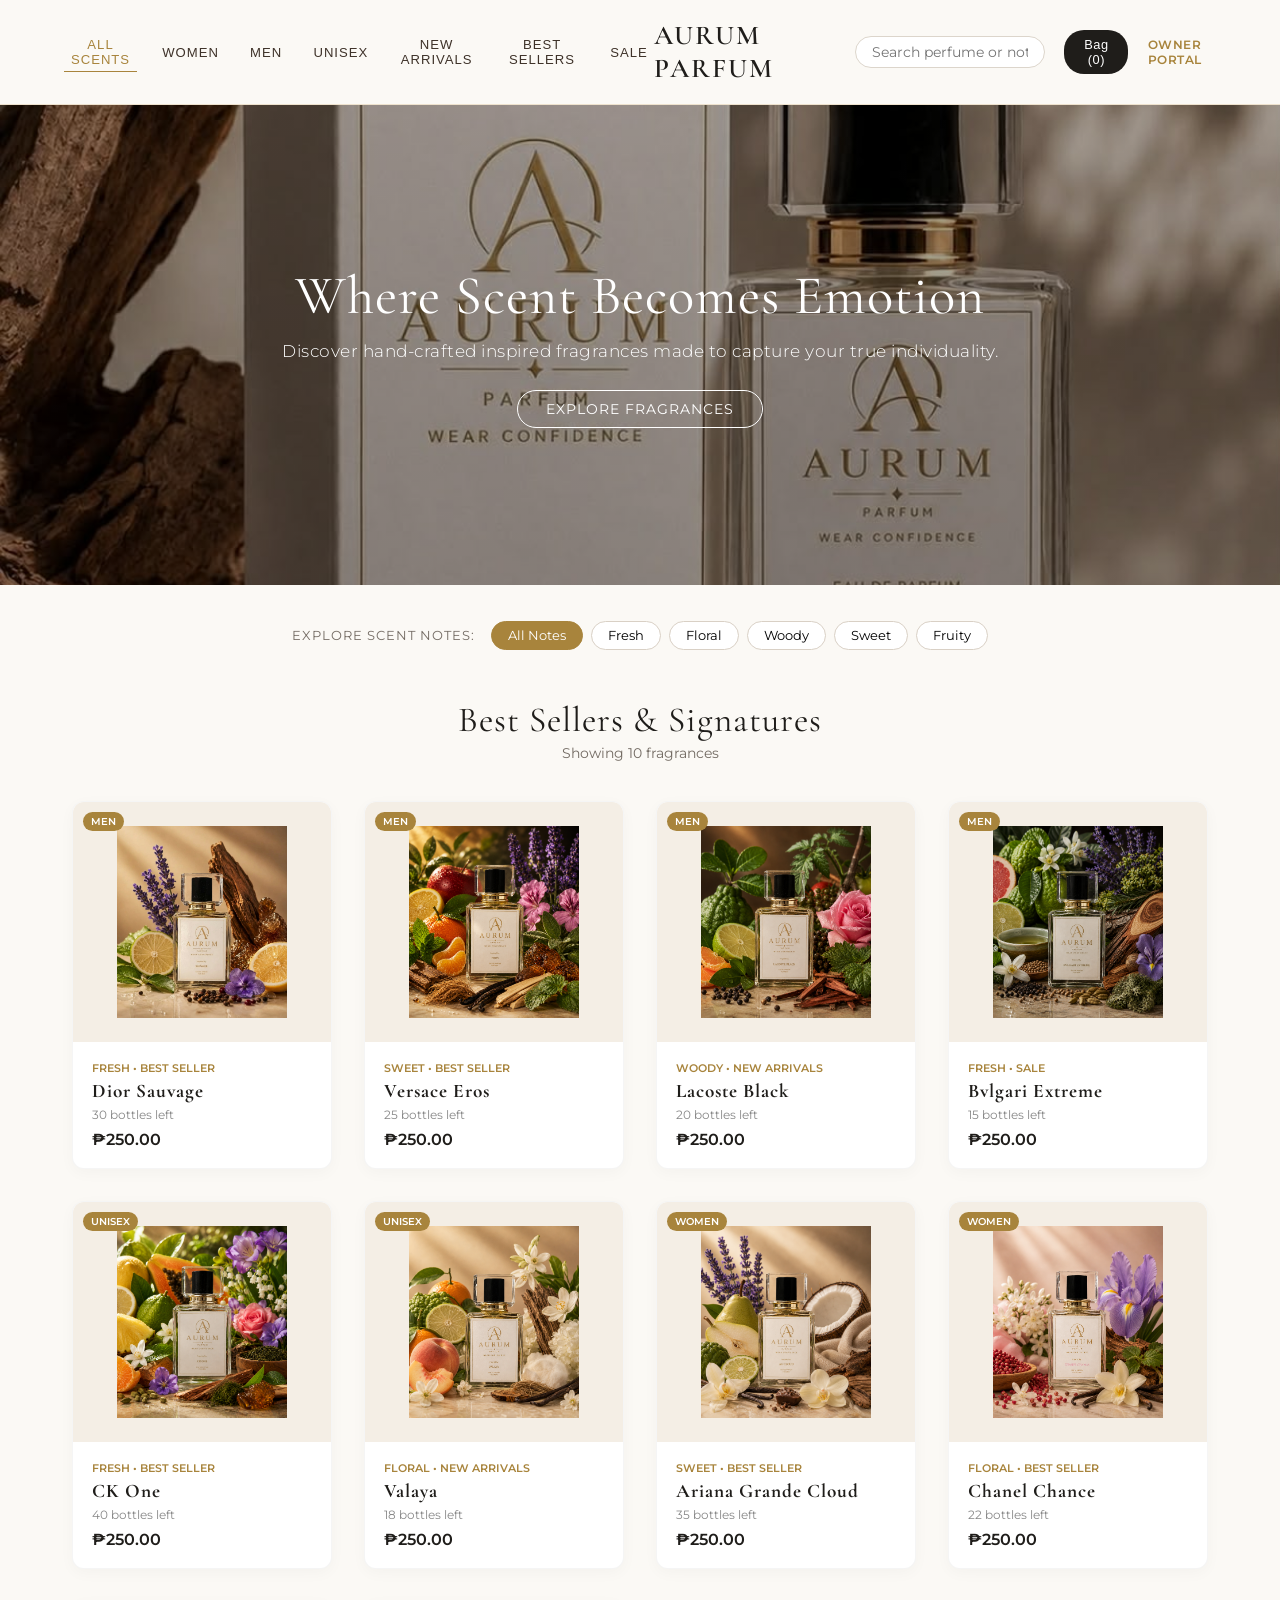
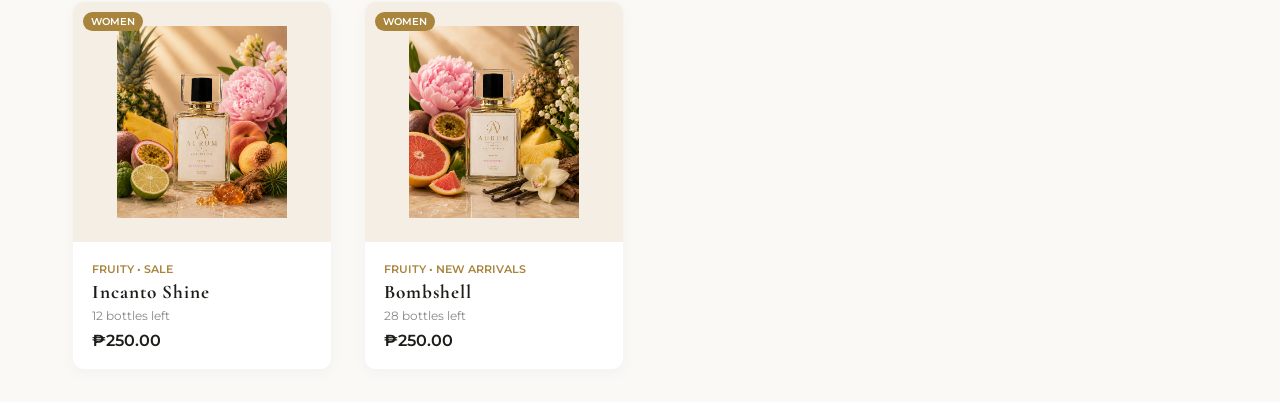
<file: index.html>
<!DOCTYPE html>
<html lang="en">
<head>
  <meta charset="UTF-8">
  <meta name="viewport" content="width=device-width, initial-scale=1.0">
  <title>Aurum Parfum | Luxury Scents</title>
  <link href="https://fonts.googleapis.com/css2?family=Cormorant+Garamond:ital,wght@0,400;0,600;1,400&family=Montserrat:wght@300;400;500;600&display=swap" rel="stylesheet">
  <style>
    :root {
      --bg-sand: #d1c1a9;
      --bg-cream: #fbf9f5;
      --card-bg: #f4eee5;
      --gold-accent: #c5a059;
      --gold-dark: #a8843c;
      --gold-light: #e5d7ba;
      --brown-dark: #3e3229;
      --text-dark: #1f1d1a;
      --text-muted: #736b63;
      --white: #ffffff;
      --danger: #b23b3b;
    }

    * { box-sizing: border-box; margin: 0; padding: 0; }

    body {
      background-color: var(--bg-cream);
      color: var(--text-dark);
      font-family: 'Montserrat', sans-serif;
      overflow-x: hidden;
    }

    h1, h2, h3, .logo {
      font-family: 'Cormorant Garamond', serif;
      letter-spacing: 1px;
    }

    /* Navbar */
    .navbar {
      display: flex;
      justify-content: space-between;
      align-items: center;
      padding: 1.2rem 4rem;
      background-color: rgba(251, 249, 245, 0.96);
      position: sticky;
      top: 0;
      z-index: 100;
      border-bottom: 1px solid rgba(197, 160, 89, 0.25);
    }

    .logo {
      font-size: 1.7rem;
      font-weight: 600;
      color: var(--text-dark);
      letter-spacing: 2px;
    }

    .nav-links {
      display: flex;
      gap: 1.2rem;
    }

    .nav-btn {
      background: none;
      border: none;
      font-size: 0.82rem;
      text-transform: uppercase;
      letter-spacing: 1px;
      cursor: pointer;
      color: var(--brown-dark);
      padding: 4px 6px;
      transition: all 0.2s;
    }

    .nav-btn.active, .nav-btn:hover {
      color: var(--gold-dark);
      border-bottom: 1.5px solid var(--gold-dark);
    }

    .nav-actions {
      display: flex;
      align-items: center;
      gap: 1.2rem;
    }

    .search-box input {
      padding: 7px 16px;
      border-radius: 20px;
      border: 1px solid #dcd5cb;
      background: #fff;
      font-size: 0.85rem;
      width: 190px;
      font-family: inherit;
    }

    .cart-btn {
      background: var(--text-dark);
      color: #fff;
      border: none;
      padding: 7px 18px;
      border-radius: 20px;
      font-size: 0.8rem;
      cursor: pointer;
      font-weight: 500;
      letter-spacing: 0.5px;
    }

    .admin-link {
      font-size: 0.78rem;
      color: var(--gold-dark);
      text-decoration: none;
      font-weight: 600;
      text-transform: uppercase;
      letter-spacing: 0.5px;
    }

    /* Hero */
    .hero-section {
      background: linear-gradient(rgba(0, 0, 0, 0.35), rgba(0, 0, 0, 0.4)), 
                  url('images/hero.jpg') center/cover no-repeat;
      min-height: 480px;
      display: flex;
      align-items: center;
      justify-content: center;
      text-align: center;
      color: #fff;
      padding: 2rem;
    }

    .hero-content h1 {
      font-size: 3.4rem;
      font-weight: 400;
      margin-bottom: 0.8rem;
    }

    .hero-content p {
      font-size: 1.05rem;
      margin-bottom: 1.8rem;
      font-weight: 300;
      letter-spacing: 0.5px;
    }

    .btn-hero {
      display: inline-block;
      padding: 10px 28px;
      background: transparent;
      color: #fff;
      border: 1px solid #fff;
      border-radius: 25px;
      text-decoration: none;
      font-size: 0.85rem;
      letter-spacing: 1px;
      text-transform: uppercase;
      transition: all 0.3s;
    }

    .btn-hero:hover {
      background: #fff;
      color: var(--text-dark);
    }

    /* Scent Family Filters */
    .scent-families {
      display: flex;
      align-items: center;
      justify-content: center;
      gap: 1rem;
      padding: 2.2rem 1rem 1rem;
    }

    .family-label {
      font-size: 0.8rem;
      color: var(--text-muted);
      text-transform: uppercase;
      letter-spacing: 1px;
    }

    .family-pills {
      display: flex;
      gap: 0.5rem;
      flex-wrap: wrap;
    }

    .pill {
      border: 1px solid #d9d0c5;
      background: #fff;
      padding: 6px 16px;
      border-radius: 20px;
      cursor: pointer;
      font-size: 0.8rem;
      font-family: inherit;
      transition: 0.2s;
    }

    .pill.active, .pill:hover {
      background: var(--gold-dark);
      color: #fff;
      border-color: var(--gold-dark);
    }

    /* Catalog Grid */
    .catalog-container {
      max-width: 1200px;
      margin: 0 auto;
      padding: 2rem;
    }

    .section-title {
      text-align: center;
      margin-bottom: 2.5rem;
    }

    .section-title h2 {
      font-size: 2.2rem;
      font-weight: 400;
    }

    .section-title p {
      font-size: 0.85rem;
      color: var(--text-muted);
      margin-top: 4px;
    }

    .product-grid {
      display: grid;
      grid-template-columns: repeat(auto-fill, minmax(240px, 1fr));
      gap: 2rem;
    }

    .card {
      background: #fff;
      border-radius: 12px;
      overflow: hidden;
      box-shadow: 0 4px 15px rgba(0,0,0,0.03);
      transition: transform 0.2s;
      cursor: pointer;
      display: flex;
      flex-direction: column;
      border: 1px solid rgba(0,0,0,0.04);
    }

    .card:hover {
      transform: translateY(-4px);
    }

    .card-img-wrapper {
      background: var(--card-bg);
      height: 240px;
      display: flex;
      align-items: center;
      justify-content: center;
      position: relative;
    }

    .card-img-wrapper img {
      max-height: 80%;
      max-width: 80%;
      object-fit: contain;
    }

    .badge {
      position: absolute;
      top: 10px;
      left: 10px;
      font-size: 0.65rem;
      padding: 3px 8px;
      background: var(--gold-dark);
      color: #fff;
      border-radius: 10px;
      text-transform: uppercase;
      font-weight: 600;
    }

    .out-stock-badge {
      position: absolute;
      top: 10px;
      right: 10px;
      font-size: 0.65rem;
      padding: 3px 8px;
      background: var(--danger);
      color: #fff;
      border-radius: 10px;
      text-transform: uppercase;
      font-weight: 600;
    }

    .card-info {
      padding: 1.2rem;
      flex: 1;
      display: flex;
      flex-direction: column;
    }

    .card-tag {
      font-size: 0.7rem;
      color: var(--gold-dark);
      text-transform: uppercase;
      font-weight: 600;
    }

    .card-name {
      font-size: 1.2rem;
      margin: 4px 0;
    }

    .card-price {
      font-size: 1rem;
      font-weight: 600;
      margin-top: auto;
      padding-top: 8px;
    }

    /* Product Checkout Modal (Tom Ford Layout) */
    .modal-overlay {
      position: fixed;
      inset: 0;
      background: rgba(0,0,0,0.65);
      display: none;
      align-items: center;
      justify-content: center;
      z-index: 200;
      padding: 1rem;
    }

    .modal-overlay.active {
      display: flex;
    }

    .modal-card {
      background: #fff;
      width: 850px;
      max-width: 100%;
      border-radius: 8px;
      padding: 2.5rem;
      position: relative;
      max-height: 90vh;
      overflow-y: auto;
    }

    .close-btn {
      position: absolute;
      top: 15px;
      right: 20px;
      font-size: 1.8rem;
      background: none;
      border: none;
      cursor: pointer;
    }

    .modal-body {
      display: grid;
      grid-template-columns: 1fr 1.2fr;
      gap: 2.5rem;
    }

    .modal-img-col {
      background: var(--card-bg);
      border-radius: 6px;
      display: flex;
      align-items: center;
      justify-content: center;
      padding: 2rem;
    }

    .modal-img-col img {
      max-width: 100%;
      max-height: 320px;
      object-fit: contain;
    }

    .modal-detail-col h2 {
      font-size: 1.8rem;
      margin-bottom: 0.8rem;
    }

    .detail-row {
      font-size: 0.85rem;
      margin-bottom: 0.6rem;
      color: var(--brown-dark);
    }

    .detail-row strong {
      color: var(--text-dark);
      text-transform: uppercase;
      font-size: 0.75rem;
      letter-spacing: 0.5px;
    }

    .modal-price {
      font-size: 1.6rem;
      font-weight: 600;
      margin: 1.2rem 0;
      color: var(--gold-dark);
    }

    .qty-selector {
      display: flex;
      align-items: center;
      gap: 15px;
      margin: 1.2rem 0;
    }

    .qty-controls {
      display: flex;
      align-items: center;
      border: 1px solid #d9d0c5;
      border-radius: 4px;
      overflow: hidden;
    }

    .btn-qty {
      background: #fff;
      border: none;
      padding: 6px 14px;
      font-size: 1rem;
      cursor: pointer;
    }

    .btn-qty:hover { background: #f0ebe1; }

    .qty-display {
      padding: 6px 16px;
      font-weight: 600;
      font-size: 0.9rem;
      background: #fbf9f5;
      border-left: 1px solid #d9d0c5;
      border-right: 1px solid #d9d0c5;
    }

    .btn-add-cart {
      background: var(--text-dark);
      color: #fff;
      border: none;
      width: 100%;
      padding: 14px;
      text-transform: uppercase;
      letter-spacing: 1px;
      font-size: 0.85rem;
      cursor: pointer;
      font-weight: 600;
      margin-top: 0.5rem;
    }

    .btn-add-cart:hover { background: var(--gold-dark); }

    /* Cart Drawer */
    .cart-drawer {
      position: fixed;
      right: -380px;
      top: 0;
      width: 350px;
      height: 100vh;
      background: #fff;
      box-shadow: -4px 0 20px rgba(0,0,0,0.1);
      transition: right 0.3s ease;
      z-index: 300;
      display: flex;
      flex-direction: column;
      padding: 1.5rem;
    }

    .cart-drawer.active {
      right: 0;
    }

    .cart-header {
      display: flex;
      justify-content: space-between;
      align-items: center;
      border-bottom: 1px solid #eee;
      padding-bottom: 1rem;
    }

    .cart-items {
      flex: 1;
      overflow-y: auto;
      margin: 1rem 0;
    }

    .cart-item {
      display: flex;
      justify-content: space-between;
      align-items: center;
      margin-bottom: 1rem;
      font-size: 0.85rem;
      border-bottom: 1px solid #f9f9f9;
      padding-bottom: 0.8rem;
    }

    .btn-cart-qty {
      background: #eee;
      border: none;
      width: 22px;
      height: 22px;
      border-radius: 3px;
      cursor: pointer;
      font-weight: bold;
    }

    .cart-footer {
      border-top: 1px solid #eee;
      padding-top: 1rem;
    }

    .cart-total {
      display: flex;
      justify-content: space-between;
      font-weight: 600;
      font-size: 1.1rem;
      margin-bottom: 1rem;
    }

    .btn-checkout {
      width: 100%;
      background: var(--gold-dark);
      color: #fff;
      border: none;
      padding: 12px;
      text-transform: uppercase;
      cursor: pointer;
      font-weight: 600;
      letter-spacing: 0.5px;
    }

    @media (max-width: 768px) {
      .navbar { flex-direction: column; gap: 1rem; padding: 1rem; }
      .modal-body { grid-template-columns: 1fr; }
    }
  </style>
</head>
<body>

  <!-- Navigation Header -->
  <header class="navbar">
    <div class="nav-links">
      <button class="nav-btn active" data-filter="tag" data-val="all">All Scents</button>
      <button class="nav-btn" data-filter="gender" data-val="Women">Women</button>
      <button class="nav-btn" data-filter="gender" data-val="Men">Men</button>
      <button class="nav-btn" data-filter="gender" data-val="Unisex">Unisex</button>
      <button class="nav-btn" data-filter="tag" data-val="New Arrivals">New Arrivals</button>
      <button class="nav-btn" data-filter="tag" data-val="Best Seller">Best Sellers</button>
      <button class="nav-btn" data-filter="tag" data-val="Sale">Sale</button>
    </div>
    <div class="logo">AURUM PARFUM</div>
    <div class="nav-actions">
      <div class="search-box">
        <input type="text" id="searchInput" placeholder="Search perfume or note...">
      </div>
      <button class="cart-btn" onclick="openCart()">Bag (<span id="cartCount">0</span>)</button>
      <a href="admin.html" class="admin-link">Owner Portal</a>
    </div>
  </header>

  <!-- Hero Banner -->
  <section class="hero-section">
    <div class="hero-content">
      <h1>Where Scent Becomes Emotion</h1>
      <p>Discover hand-crafted inspired fragrances made to capture your true individuality.</p>
      <a href="#catalog" class="btn-hero">Explore Fragrances</a>
    </div>
  </section>

  <!-- Scent Note Pills -->
  <section class="scent-families">
    <span class="family-label">Explore Scent Notes:</span>
    <div class="family-pills">
      <button class="pill active" data-filter="scent_family" data-val="all">All Notes</button>
      <button class="pill" data-filter="scent_family" data-val="Fresh">Fresh</button>
      <button class="pill" data-filter="scent_family" data-val="Floral">Floral</button>
      <button class="pill" data-filter="scent_family" data-val="Woody">Woody</button>
      <button class="pill" data-filter="scent_family" data-val="Sweet">Sweet</button>
      <button class="pill" data-filter="scent_family" data-val="Fruity">Fruity</button>
    </div>
  </section>

  <!-- Product Catalog -->
  <main class="catalog-container" id="catalog">
    <div class="section-title">
      <h2 id="currentHeading">Best Sellers & Signatures</h2>
      <p id="matchCount">Showing all fragrances</p>
    </div>
    <div class="product-grid" id="productGrid"></div>
  </main>

  <!-- Product Checkout Modal -->
  <div class="modal-overlay" id="productModal">
    <div class="modal-card">
      <button class="close-btn" onclick="closeModal()">&times;</button>
      <div class="modal-body" id="modalBody"></div>
    </div>
  </div>

  <!-- Cart Drawer -->
  <div class="cart-drawer" id="cartDrawer">
    <div class="cart-header">
      <h3>Your Bag</h3>
      <button class="close-btn" onclick="closeCart()">&times;</button>
    </div>
    <div class="cart-items" id="cartItems"></div>
    <div class="cart-footer">
      <div class="cart-total">
        <span>Total:</span>
        <span id="cartTotal">₱0.00</span>
      </div>
      <button class="btn-checkout" onclick="checkout()">Proceed to Checkout</button>
    </div>
  </div>

  <!-- Inlined Store Logic -->
  <script>
    const CORE_INITIAL_CATALOG = [
      { id: 1, name: "Dior Sauvage", gender: "Men", scent_family: "Fresh", tag: "Best Seller", notes: "Calabrian Bergamot, Sichuan Pepper, Ambroxan", best_time: "Night Out / Versatile Daily", description: "Radically fresh, raw, and magnetic with crisp citrus and intense ambery woods.", price: 250, stock: 30, image: "images/dior-sauvage.png" },
      { id: 2, name: "Versace Eros", gender: "Men", scent_family: "Sweet", tag: "Best Seller", notes: "Mint Leaves, Green Apple, Tonka Bean, Vanilla", best_time: "Party / Evening / Fall", description: "A luminous aura with an intense, vibrant, and glowing combination of fresh mint and sweet vanilla.", price: 250, stock: 25, image: "images/versace-eros.png" },
      { id: 3, name: "Lacoste Black", gender: "Men", scent_family: "Woody", tag: "New Arrivals", notes: "Watermelon, Basil, Lavender, Dark Chocolate", best_time: "Casual Days / Warm Evenings", description: "An intense, refreshing contrast that blends aqueous watermelon with an unexpected dark chocolate finish.", price: 250, stock: 20, image: "images/lacoste-black.png" },
      { id: 4, name: "Bvlgari Extreme", gender: "Men", scent_family: "Fresh", tag: "Sale", notes: "Darjeeling Tea, Bergamot, Cardamom, Guaiac Wood", best_time: "Office / Formal / Summer", description: "Understated refinement expressing classic masculine elegance with woody tea nuances.", price: 250, stock: 15, image: "images/bvlgari-extreme.png" },
      { id: 5, name: "CK One", gender: "Unisex", scent_family: "Fresh", tag: "Best Seller", notes: "Green Tea, Papaya, Bergamot, Jasmine, Musk", best_time: "Everyday Casual / Morning", description: "The universally clean, iconic citrus harmony designed for effortless daily wear.", price: 250, stock: 40, image: "images/ck-one.png" },
      { id: 6, name: "Valaya", gender: "Unisex", scent_family: "Floral", tag: "New Arrivals", notes: "White Peach, Aldehydes, Orange Blossom, Ambroxan", best_time: "Signature Daily / Spring", description: "An ethereal sensation of soft white cotton, radiant clean florals, and subtle musks.", price: 250, stock: 18, image: "images/valaya.png" },
      { id: 7, name: "Ariana Grande Cloud", gender: "Women", scent_family: "Sweet", tag: "Best Seller", notes: "Lavender Blossom, Coconut Cream, Praline, Vanilla", best_time: "Cool Weather / Date Night", description: "An uplifting, dreamy scent imbued with decadent praline and airy whipped cream.", price: 250, stock: 35, image: "images/cloud.png" },
      { id: 8, name: "Chanel Chance", gender: "Women", scent_family: "Floral", tag: "Best Seller", notes: "Pink Pepper, Jasmine, Patchouli, Amber Musk", best_time: "Daytime Professional / High Tea", description: "An unpredictable, sparkling floral constellation wrapped in soft spiced elegance.", price: 250, stock: 22, image: "images/chanel-chance.png" },
      { id: 9, name: "Incanto Shine", gender: "Women", scent_family: "Fruity", tag: "Sale", notes: "Pineapple, Passionfruit, Freesia, White Cedar", best_time: "Summer / Outings / Casual", description: "A dazzling tropical fantasy rich with ripe passionfruit and cheerful sunny blooms.", price: 250, stock: 12, image: "images/incanto-shine.png" },
      { id: 10, name: "Bombshell", gender: "Women", scent_family: "Fruity", tag: "New Arrivals", notes: "Purple Passion Fruit, Shangri-la Peony, Vanilla Orchid", best_time: "Afternoon / Casual Glam", description: "A vibrant blend of fresh-cut peonies and exotic sun-drenched fruits.", price: 250, stock: 28, image: "images/bombshell.png" }
    ];

    let perfumes = [];
    let cart = [];
    let activeFilters = { gender: 'all', tag: 'all', scent_family: 'all', search: '' };
    let selectedQty = 1;

    function getSharedCatalog() {
      const stored = localStorage.getItem('aurum_master_catalog');
      if (stored) return JSON.parse(stored);
      localStorage.setItem('aurum_master_catalog', JSON.stringify(CORE_INITIAL_CATALOG));
      return CORE_INITIAL_CATALOG;
    }

    function saveSharedCatalog(catalog) {
      localStorage.setItem('aurum_master_catalog', JSON.stringify(catalog));
    }

    function syncStore() {
      perfumes = getSharedCatalog();
      renderCatalog();
    }

    function renderCatalog() {
      const grid = document.getElementById('productGrid');
      if (!grid) return;
      grid.innerHTML = '';

      const filtered = perfumes.filter(p => {
        const matchGender = activeFilters.gender === 'all' || p.gender.toLowerCase() === activeFilters.gender.toLowerCase();
        const matchTag = activeFilters.tag === 'all' || p.tag.toLowerCase() === activeFilters.tag.toLowerCase();
        const matchFamily = activeFilters.scent_family === 'all' || p.scent_family.toLowerCase() === activeFilters.scent_family.toLowerCase();
        const query = activeFilters.search.toLowerCase();
        const matchSearch = !query || 
          p.name.toLowerCase().includes(query) || 
          p.notes.toLowerCase().includes(query) ||
          p.scent_family.toLowerCase().includes(query);

        return matchGender && matchTag && matchFamily && matchSearch;
      });

      const matchCount = document.getElementById('matchCount');
      if (matchCount) matchCount.innerText = `Showing ${filtered.length} fragrances`;

      filtered.forEach(p => {
        const isOutOfStock = (p.stock || 0) <= 0;
        const card = document.createElement('div');
        card.className = 'card';
        card.onclick = () => openProductModal(p.id);
        card.innerHTML = `
          <div class="card-img-wrapper">
            <span class="badge">${p.gender}</span>
            ${isOutOfStock ? '<span class="out-stock-badge">Sold Out</span>' : ''}
            <img src="${p.image}" alt="${p.name}" onerror="this.src='images/dior-sauvage.png'">
          </div>
          <div class="card-info">
            <span class="card-tag">${p.scent_family} • ${p.tag}</span>
            <h3 class="card-name">${p.name}</h3>
            <p style="font-size:0.75rem; color:#888;">${isOutOfStock ? 'Out of Stock' : `${p.stock} bottles left`}</p>
            <p class="card-price">₱${p.price.toFixed(2)}</p>
          </div>
        `;
        grid.appendChild(card);
      });
    }

    function openProductModal(id) {
      const item = perfumes.find(p => p.id === id);
      if (!item) return;

      selectedQty = 1;
      const isOutOfStock = (item.stock || 0) <= 0;

      const modalBody = document.getElementById('modalBody');
      modalBody.innerHTML = `
        <div class="modal-img-col">
          <img src="${item.image}" alt="${item.name}" onerror="this.src='images/dior-sauvage.png'">
        </div>
        <div class="modal-detail-col">
          <h2>${item.name}</h2>
          <div class="detail-row"><strong>Category:</strong> ${item.gender} Eau De Parfum</div>
          <div class="detail-row"><strong>Scent Family:</strong> ${item.scent_family}</div>
          <div class="detail-row"><strong>Key Notes:</strong> ${item.notes}</div>
          <div class="detail-row"><strong>Best Time to Wear:</strong> ${item.best_time}</div>
          <div class="detail-row"><strong>Availability:</strong> ${isOutOfStock ? '<span style="color:red;font-weight:600;">Out of Stock</span>' : `<span style="color:green;font-weight:600;">${item.stock} in stock</span>`}</div>
          <p style="margin: 1rem 0; font-size: 0.85rem; color: #555;">${item.description}</p>
          <div class="modal-price">₱${item.price.toFixed(2)}</div>
          
          ${!isOutOfStock ? `
            <div class="qty-selector">
              <span style="font-size:0.8rem; text-transform:uppercase; font-weight:600;">Quantity:</span>
              <div class="qty-controls">
                <button type="button" class="btn-qty" onclick="changeModalQty(-1, ${item.stock})">-</button>
                <span id="modalQtyDisplay" class="qty-display">1</span>
                <button type="button" class="btn-qty" onclick="changeModalQty(1, ${item.stock})">+</button>
              </div>
            </div>
            <button class="btn-add-cart" onclick="addToCart(${item.id})">Add to Bag</button>
          ` : `
            <button class="btn-add-cart" style="background:#999; cursor:not-allowed;" disabled>Currently Sold Out</button>
          `}
        </div>
      `;
      document.getElementById('productModal').classList.add('active');
    }

    function changeModalQty(delta, maxStock) {
      selectedQty += delta;
      if (selectedQty < 1) selectedQty = 1;
      if (selectedQty > maxStock) selectedQty = maxStock;
      document.getElementById('modalQtyDisplay').innerText = selectedQty;
    }

    function closeModal() {
      document.getElementById('productModal').classList.remove('active');
    }

    function addToCart(id) {
      const item = perfumes.find(p => p.id === id);
      if (!item) return;

      const existing = cart.find(c => c.id === id);
      const currentInCart = existing ? existing.quantity : 0;

      if (currentInCart + selectedQty > item.stock) {
        return alert(`Sorry, we only have ${item.stock} units available.`);
      }

      if (existing) {
        existing.quantity += selectedQty;
      } else {
        cart.push({ ...item, quantity: selectedQty });
      }

      updateCartUI();
      closeModal();
      openCart();
    }

    function updateCartUI() {
      const totalCount = cart.reduce((sum, item) => sum + item.quantity, 0);
      document.getElementById('cartCount').innerText = totalCount;
      
      const list = document.getElementById('cartItems');
      list.innerHTML = '';
      
      let sum = 0;
      cart.forEach((item, index) => {
        const itemTotal = item.price * item.quantity;
        sum += itemTotal;
        const el = document.createElement('div');
        el.className = 'cart-item';
        el.innerHTML = `
          <div style="flex:1;">
            <strong>${item.name}</strong><br>
            <small>₱${item.price.toFixed(2)} × ${item.quantity} = ₱${itemTotal.toFixed(2)}</small>
          </div>
          <div style="display:flex; align-items:center; gap:6px;">
            <button onclick="modifyCartQty(${index}, -1)" class="btn-cart-qty">-</button>
            <span style="font-size:0.85rem; font-weight:600;">${item.quantity}</span>
            <button onclick="modifyCartQty(${index}, 1)" class="btn-cart-qty">+</button>
            <button onclick="removeCartItem(${index})" style="border:none;background:none;color:red;cursor:pointer;font-size:1.1rem;margin-left:6px;">&times;</button>
          </div>
        `;
        list.appendChild(el);
      });

      document.getElementById('cartTotal').innerText = `₱${sum.toFixed(2)}`;
    }

    function modifyCartQty(index, delta) {
      const item = cart[index];
      const catalogItem = perfumes.find(p => p.id === item.id);
      const maxStock = catalogItem ? catalogItem.stock : 999;

      item.quantity += delta;
      if (item.quantity > maxStock) item.quantity = maxStock;
      if (item.quantity <= 0) cart.splice(index, 1);
      updateCartUI();
    }

    function removeCartItem(index) {
      cart.splice(index, 1);
      updateCartUI();
    }

    function openCart() { document.getElementById('cartDrawer').classList.add('active'); }
    function closeCart() { document.getElementById('cartDrawer').classList.remove('active'); }

    async function checkout() {
      if (cart.length === 0) return alert('Your bag is currently empty.');
      
      const customerName = prompt('Enter your full name:');
      if (!customerName) return;
      const customerPhone = prompt('Enter contact number:');
      if (!customerPhone) return;
      const address = prompt('Enter delivery address:');
      if (!address) return;

      const totalAmount = cart.reduce((a, c) => a + (c.price * c.quantity), 0);
      const orderPayload = {
        order_id: `AUR-${Date.now().toString().slice(-4)}`,
        timestamp: new Date().toLocaleTimeString([], { hour: '2-digit', minute: '2-digit' }),
        status: 'Pending',
        customer_name: customerName,
        customer_phone: customerPhone,
        shipping_address: address,
        items: cart.map(i => ({ id: i.id, name: i.name, price: i.price, quantity: i.quantity })),
        total_amount: totalAmount
      };

      // Deduct inventory stock
      let catalog = getSharedCatalog();
      cart.forEach(cartItem => {
        const found = catalog.find(p => p.id === cartItem.id);
        if (found) {
          found.stock = Math.max(0, (found.stock || 0) - cartItem.quantity);
        }
      });
      saveSharedCatalog(catalog);

      // Store new order
      let orders = JSON.parse(localStorage.getItem('aurum_orders') || '[]');
      orders.unshift(orderPayload);
      localStorage.setItem('aurum_orders', JSON.stringify(orders));

      alert(`Thank you ${customerName}! Your order for ${cart.reduce((s, i) => s + i.quantity, 0)} bottles totaling ₱${totalAmount.toFixed(2)} has been placed.`);
      cart = [];
      updateCartUI();
      closeCart();
      syncStore();
    }

    // Filter Buttons
    document.querySelectorAll('.nav-btn').forEach(btn => {
      btn.addEventListener('click', (e) => {
        document.querySelectorAll('.nav-btn').forEach(b => b.classList.remove('active'));
        e.target.classList.add('active');
        
        const filterType = e.target.getAttribute('data-filter');
        const val = e.target.getAttribute('data-val');
        
        if (filterType === 'gender') {
          activeFilters.gender = val;
          activeFilters.tag = 'all';
        } else {
          activeFilters.tag = val;
          activeFilters.gender = 'all';
        }
        renderCatalog();
      });
    });

    document.querySelectorAll('.pill').forEach(pill => {
      pill.addEventListener('click', (e) => {
        document.querySelectorAll('.pill').forEach(p => p.classList.remove('active'));
        e.target.classList.add('active');
        activeFilters.scent_family = e.target.getAttribute('data-val');
        renderCatalog();
      });
    });

    document.getElementById('searchInput').addEventListener('input', (e) => {
      activeFilters.search = e.target.value;
      renderCatalog();
    });

    setInterval(syncStore, 2000);
    window.addEventListener('DOMContentLoaded', syncStore);
  </script>
</body>
</html>
</file>
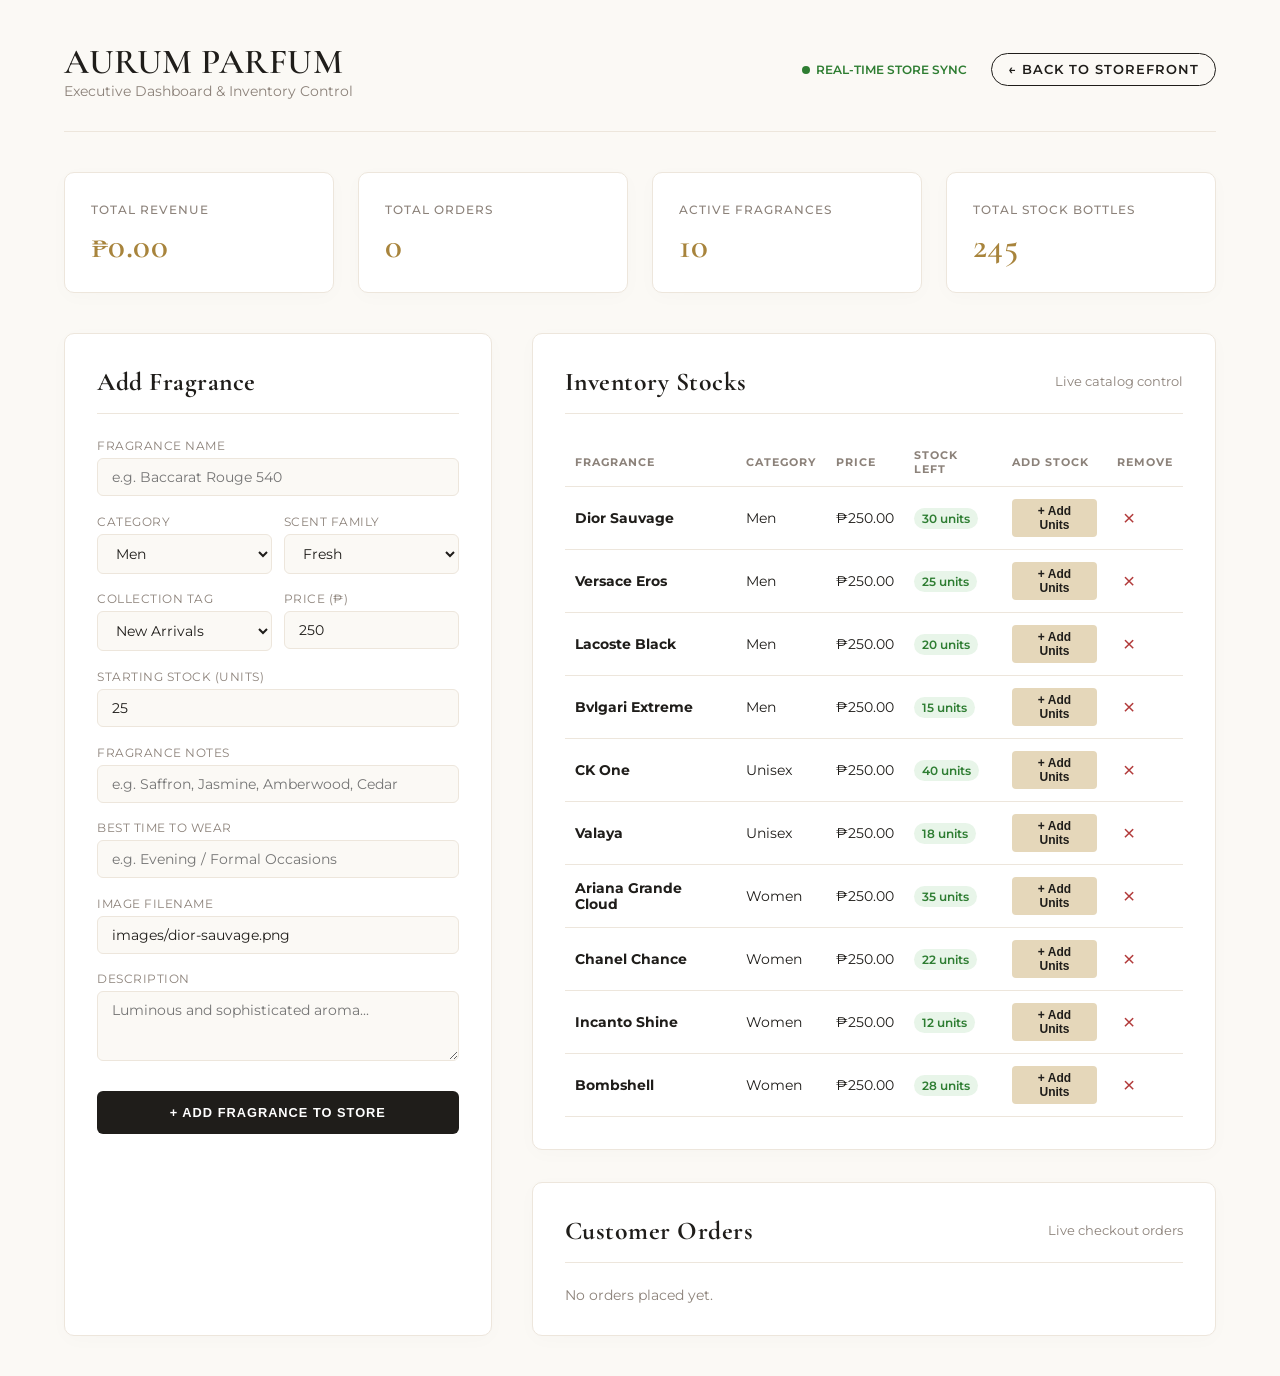
<file: admin.html>
<!DOCTYPE html>
<html lang="en">
<head>
  <meta charset="UTF-8">
  <meta name="viewport" content="width=device-width, initial-scale=1.0">
  <title>Aurum Parfum | Owner Operations</title>
  <link href="https://fonts.googleapis.com/css2?family=Cormorant+Garamond:wght@400;600&family=Montserrat:wght@300;400;500;600&display=swap" rel="stylesheet">
  <style>
    :root {
      --bg-cream: #fbf9f5;
      --card-bg: #ffffff;
      --gold-dark: #a8843c;
      --gold-light: #e5d7ba;
      --text-dark: #1f1d1a;
      --text-muted: #8c827a;
      --border-color: #ede6dc;
      --danger: #b23b3b;
      --success: #2e7d32;
    }
    * { box-sizing: border-box; margin: 0; padding: 0; }
    body { font-family: 'Montserrat', sans-serif; background: var(--bg-cream); color: var(--text-dark); padding: 2.5rem 4rem; }
    h1, h2, h3 { font-family: 'Cormorant Garamond', serif; letter-spacing: 0.5px; }

    .top-bar { display: flex; justify-content: space-between; align-items: center; padding-bottom: 2rem; border-bottom: 1px solid var(--border-color); margin-bottom: 2.5rem; }
    .top-bar h1 { font-size: 2.2rem; font-weight: 600; }
    .top-actions { display: flex; align-items: center; gap: 1.5rem; }
    .btn-return { color: var(--text-dark); text-decoration: none; font-size: 0.8rem; font-weight: 600; letter-spacing: 1px; text-transform: uppercase; border: 1px solid var(--text-dark); padding: 8px 16px; border-radius: 20px; transition: all 0.2s; }
    .btn-return:hover { background: var(--text-dark); color: #fff; }
    .live-indicator { display: inline-flex; align-items: center; gap: 6px; font-size: 0.75rem; color: var(--success); font-weight: 600; text-transform: uppercase; }
    .dot { width: 8px; height: 8px; background: var(--success); border-radius: 50%; animation: pulse 1.5s infinite; }
    @keyframes pulse { 0% { opacity: 1; } 50% { opacity: 0.3; } 100% { opacity: 1; } }

    .metrics-grid { display: grid; grid-template-columns: repeat(4, 1fr); gap: 1.5rem; margin-bottom: 2.5rem; }
    .stat-card { background: var(--card-bg); border: 1px solid var(--border-color); padding: 1.6rem; border-radius: 10px; box-shadow: 0 4px 20px rgba(0,0,0,0.02); }
    .stat-card span { font-size: 0.75rem; text-transform: uppercase; letter-spacing: 1px; color: var(--text-muted); font-weight: 500; }
    .stat-card h2 { font-size: 2.2rem; margin-top: 6px; color: var(--gold-dark); font-weight: 600; }

    .main-grid { display: grid; grid-template-columns: 1fr 1.6fr; gap: 2.5rem; }
    .panel { background: var(--card-bg); border: 1px solid var(--border-color); border-radius: 10px; padding: 2rem; box-shadow: 0 4px 20px rgba(0,0,0,0.02); }
    .panel-header { display: flex; justify-content: space-between; align-items: center; margin-bottom: 1.5rem; border-bottom: 1px solid var(--border-color); padding-bottom: 1rem; }
    .panel-header h2 { font-size: 1.6rem; }

    .form-group { margin-bottom: 1.1rem; }
    .form-group label { display: block; font-size: 0.75rem; text-transform: uppercase; letter-spacing: 0.5px; color: var(--text-muted); margin-bottom: 5px; }
    .form-group input, .form-group select, .form-group textarea { width: 100%; padding: 10px 14px; border: 1px solid var(--border-color); background: var(--bg-cream); border-radius: 6px; font-family: inherit; font-size: 0.85rem; color: var(--text-dark); }
    .form-row { display: grid; grid-template-columns: 1fr 1fr; gap: 12px; }
    .btn-luxury-submit { background: var(--text-dark); color: #fff; border: none; padding: 14px; width: 100%; text-transform: uppercase; letter-spacing: 1px; cursor: pointer; border-radius: 6px; font-size: 0.8rem; font-weight: 600; margin-top: 0.5rem; transition: background 0.2s; }
    .btn-luxury-submit:hover { background: var(--gold-dark); }

    .inventory-table { width: 100%; border-collapse: collapse; }
    .inventory-table th { text-align: left; font-size: 0.7rem; text-transform: uppercase; letter-spacing: 1px; color: var(--text-muted); padding: 10px; border-bottom: 1px solid var(--border-color); }
    .inventory-table td { padding: 12px 10px; font-size: 0.85rem; border-bottom: 1px solid var(--border-color); vertical-align: middle; }
    .stock-badge { padding: 3px 8px; border-radius: 12px; font-size: 0.75rem; font-weight: 600; }
    .stock-in { background: #e8f5e9; color: var(--success); }
    .stock-low { background: #ffebee; color: var(--danger); }
    .btn-stock-add { background: var(--gold-light); border: none; color: var(--text-dark); padding: 5px 10px; border-radius: 4px; font-size: 0.75rem; font-weight: 600; cursor: pointer; }
    .btn-stock-add:hover { background: var(--gold-dark); color: #fff; }
    .btn-delete-item { background: none; border: none; color: var(--danger); font-size: 1.3rem; cursor: pointer; padding: 0 6px; line-height: 1; }
    .btn-delete-item:hover { color: #800; font-weight: bold; }

    .order-card { background: var(--bg-cream); border: 1px solid var(--border-color); border-radius: 8px; padding: 1.2rem; margin-bottom: 1rem; }
    .order-top { display: flex; justify-content: space-between; align-items: center; margin-bottom: 8px; }
    .order-id { font-weight: 600; font-size: 0.95rem; }
    .order-tag { font-size: 0.7rem; text-transform: uppercase; background: var(--gold-light); padding: 3px 8px; border-radius: 10px; font-weight: 600; }
    .order-details { font-size: 0.8rem; color: #555; line-height: 1.5; margin-bottom: 8px; }
    .order-bottom { display: flex; justify-content: space-between; align-items: center; border-top: 1px solid rgba(0,0,0,0.05); padding-top: 8px; }

    @media (max-width: 1100px) { body { padding: 1.5rem; } .metrics-grid { grid-template-columns: repeat(2, 1fr); } .main-grid { grid-template-columns: 1fr; } }
  </style>
</head>
<body>

  <div class="top-bar">
    <div>
      <h1>AURUM PARFUM</h1>
      <p style="font-size:0.85rem; color:var(--text-muted)">Executive Dashboard & Inventory Control</p>
    </div>
    <div class="top-actions">
      <span class="live-indicator"><span class="dot"></span> Real-Time Store Sync</span>
      <a href="index.html" class="btn-return">← Back to Storefront</a>
    </div>
  </div>

  <div class="metrics-grid">
    <div class="stat-card">
      <span>Total Revenue</span>
      <h2 id="totalRevenue">₱0.00</h2>
    </div>
    <div class="stat-card">
      <span>Total Orders</span>
      <h2 id="totalOrders">0</h2>
    </div>
    <div class="stat-card">
      <span>Active Fragrances</span>
      <h2 id="totalCatalog">0</h2>
    </div>
    <div class="stat-card">
      <span>Total Stock Bottles</span>
      <h2 id="totalStockUnits">0</h2>
    </div>
  </div>

  <div class="main-grid">

    <!-- Add Fragrance Panel -->
    <div class="panel">
      <div class="panel-header">
        <h2>Add Fragrance</h2>
      </div>
      <form id="addPerfumeForm">
        <div class="form-group">
          <label>Fragrance Name</label>
          <input type="text" id="pName" placeholder="e.g. Baccarat Rouge 540" required>
        </div>
        <div class="form-row">
          <div class="form-group">
            <label>Category</label>
            <select id="pGender">
              <option value="Men">Men</option>
              <option value="Women">Women</option>
              <option value="Unisex">Unisex</option>
            </select>
          </div>
          <div class="form-group">
            <label>Scent Family</label>
            <select id="pFamily">
              <option value="Fresh">Fresh</option>
              <option value="Floral">Floral</option>
              <option value="Woody">Woody</option>
              <option value="Sweet">Sweet</option>
              <option value="Fruity">Fruity</option>
            </select>
          </div>
        </div>
        <div class="form-row">
          <div class="form-group">
            <label>Collection Tag</label>
            <select id="pTag">
              <option value="New Arrivals">New Arrivals</option>
              <option value="Best Seller">Best Seller</option>
              <option value="Sale">Sale</option>
            </select>
          </div>
          <div class="form-group">
            <label>Price (₱)</label>
            <input type="number" id="pPrice" value="250" required>
          </div>
        </div>
        <div class="form-group">
          <label>Starting Stock (Units)</label>
          <input type="number" id="pStock" value="25" min="1" required>
        </div>
        <div class="form-group">
          <label>Fragrance Notes</label>
          <input type="text" id="pNotes" placeholder="e.g. Saffron, Jasmine, Amberwood, Cedar" required>
        </div>
        <div class="form-group">
          <label>Best Time to Wear</label>
          <input type="text" id="pTime" placeholder="e.g. Evening / Formal Occasions" required>
        </div>
        <div class="form-group">
          <label>Image Filename</label>
          <input type="text" id="pImage" value="images/dior-sauvage.png" placeholder="images/your-bottle.png">
        </div>
        <div class="form-group">
          <label>Description</label>
          <textarea id="pDesc" rows="3" placeholder="Luminous and sophisticated aroma..." required></textarea>
        </div>
        <button type="submit" class="btn-luxury-submit">+ Add Fragrance to Store</button>
      </form>
    </div>

    <!-- Management Panels -->
    <div style="display: flex; flex-direction: column; gap: 2rem;">
      
      <!-- Inventory Table -->
      <div class="panel">
        <div class="panel-header">
          <h2>Inventory Stocks</h2>
          <span style="font-size:0.8rem; color:var(--text-muted)">Live catalog control</span>
        </div>
        <div style="overflow-x:auto;">
          <table class="inventory-table">
            <thead>
              <tr>
                <th>Fragrance</th>
                <th>Category</th>
                <th>Price</th>
                <th>Stock Left</th>
                <th>Add Stock</th>
                <th>Remove</th>
              </tr>
            </thead>
            <tbody id="inventoryList"></tbody>
          </table>
        </div>
      </div>

      <!-- Orders Feed -->
      <div class="panel">
        <div class="panel-header">
          <h2>Customer Orders</h2>
          <span style="font-size:0.8rem; color:var(--text-muted)">Live checkout orders</span>
        </div>
        <div id="ordersContainer">
          <p style="font-size:0.85rem; color:var(--text-muted)">No orders placed yet.</p>
        </div>
      </div>

    </div>
  </div>

  <script>
    const CORE_DEFAULTS = [
      { id: 1, name: "Dior Sauvage", gender: "Men", scent_family: "Fresh", tag: "Best Seller", notes: "Calabrian Bergamot, Sichuan Pepper, Ambroxan", best_time: "Night Out / Versatile Daily", description: "Radically fresh, raw, and magnetic with crisp citrus and intense ambery woods.", price: 250, stock: 30, image: "images/dior-sauvage.png" },
      { id: 2, name: "Versace Eros", gender: "Men", scent_family: "Sweet", tag: "Best Seller", notes: "Mint Leaves, Green Apple, Tonka Bean, Vanilla", best_time: "Party / Evening / Fall", description: "A luminous aura with an intense, vibrant, and glowing combination of fresh mint and sweet vanilla.", price: 250, stock: 25, image: "images/versace-eros.png" },
      { id: 3, name: "Lacoste Black", gender: "Men", scent_family: "Woody", tag: "New Arrivals", notes: "Watermelon, Basil, Lavender, Dark Chocolate", best_time: "Casual Days / Warm Evenings", description: "An intense, refreshing contrast that blends aqueous watermelon with an unexpected dark chocolate finish.", price: 250, stock: 20, image: "images/lacoste-black.png" },
      { id: 4, name: "Bvlgari Extreme", gender: "Men", scent_family: "Fresh", tag: "Sale", notes: "Darjeeling Tea, Bergamot, Cardamom, Guaiac Wood", best_time: "Office / Formal / Summer", description: "Understated refinement expressing classic masculine elegance with woody tea nuances.", price: 250, stock: 15, image: "images/bvlgari-extreme.png" },
      { id: 5, name: "CK One", gender: "Unisex", scent_family: "Fresh", tag: "Best Seller", notes: "Green Tea, Papaya, Bergamot, Jasmine, Musk", best_time: "Everyday Casual / Morning", description: "The universally clean, iconic citrus harmony designed for effortless daily wear.", price: 250, stock: 40, image: "images/ck-one.png" },
      { id: 6, name: "Valaya", gender: "Unisex", scent_family: "Floral", tag: "New Arrivals", notes: "White Peach, Aldehydes, Orange Blossom, Ambroxan", best_time: "Signature Daily / Spring", description: "An ethereal sensation of soft white cotton, radiant clean florals, and subtle musks.", price: 250, stock: 18, image: "images/valaya.png" },
      { id: 7, name: "Ariana Grande Cloud", gender: "Women", scent_family: "Sweet", tag: "Best Seller", notes: "Lavender Blossom, Coconut Cream, Praline, Vanilla", best_time: "Cool Weather / Date Night", description: "An uplifting, dreamy scent imbued with decadent praline and airy whipped cream.", price: 250, stock: 35, image: "images/cloud.png" },
      { id: 8, name: "Chanel Chance", gender: "Women", scent_family: "Floral", tag: "Best Seller", notes: "Pink Pepper, Jasmine, Patchouli, Amber Musk", best_time: "Daytime Professional / High Tea", description: "An unpredictable, sparkling floral constellation wrapped in soft spiced elegance.", price: 250, stock: 22, image: "images/chanel-chance.png" },
      { id: 9, name: "Incanto Shine", gender: "Women", scent_family: "Fruity", tag: "Sale", notes: "Pineapple, Passionfruit, Freesia, White Cedar", best_time: "Summer / Outings / Casual", description: "A dazzling tropical fantasy rich with ripe passionfruit and cheerful sunny blooms.", price: 250, stock: 12, image: "images/incanto-shine.png" },
      { id: 10, name: "Bombshell", gender: "Women", scent_family: "Fruity", tag: "New Arrivals", notes: "Purple Passion Fruit, Shangri-la Peony, Vanilla Orchid", best_time: "Afternoon / Casual Glam", description: "A vibrant blend of fresh-cut peonies and exotic sun-drenched fruits.", price: 250, stock: 28, image: "images/bombshell.png" }
    ];

    function getCatalog() {
      const stored = localStorage.getItem('aurum_master_catalog');
      if (stored) return JSON.parse(stored);
      localStorage.setItem('aurum_master_catalog', JSON.stringify(CORE_DEFAULTS));
      return CORE_DEFAULTS;
    }

    function saveCatalog(catalog) {
      localStorage.setItem('aurum_master_catalog', JSON.stringify(catalog));
      renderDashboard();
    }

    function renderDashboard() {
      const catalog = getCatalog();
      const orders = JSON.parse(localStorage.getItem('aurum_orders') || '[]');

      document.getElementById('totalCatalog').innerText = catalog.length;
      const totalStock = catalog.reduce((sum, item) => sum + (parseInt(item.stock) || 0), 0);
      document.getElementById('totalStockUnits').innerText = totalStock;
      document.getElementById('totalOrders').innerText = orders.length;
      const revenue = orders.reduce((sum, o) => sum + (parseFloat(o.total_amount) || 0), 0);
      document.getElementById('totalRevenue').innerText = `₱${revenue.toFixed(2)}`;

      const inventoryList = document.getElementById('inventoryList');
      inventoryList.innerHTML = catalog.map(p => `
        <tr>
          <td><strong>${p.name}</strong></td>
          <td>${p.gender}</td>
          <td>₱${parseFloat(p.price).toFixed(2)}</td>
          <td>
            <span class="stock-badge ${p.stock <= 5 ? 'stock-low' : 'stock-in'}">
              ${p.stock || 0} units
            </span>
          </td>
          <td>
            <button class="btn-stock-add" onclick="promptAddStock(${p.id}, '${p.name}')">+ Add Units</button>
          </td>
          <td>
            <button class="btn-delete-item" onclick="deleteFragrance(${p.id}, '${p.name}')" title="Delete perfume">&times;</button>
          </td>
        </tr>
      `).join('');

      const ordersContainer = document.getElementById('ordersContainer');
      if (orders.length === 0) {
        ordersContainer.innerHTML = '<p style="font-size:0.85rem; color:var(--text-muted)">No orders placed yet.</p>';
      } else {
        ordersContainer.innerHTML = orders.map(o => `
          <div class="order-card">
            <div class="order-top">
              <span class="order-id">#${o.order_id} • ${o.customer_name}</span>
              <span class="order-tag">${o.status}</span>
            </div>
            <div class="order-details">
              📞 <strong>Phone:</strong> ${o.customer_phone}<br>
              📍 <strong>Address:</strong> ${o.shipping_address}<br>
              🛍️ <strong>Items:</strong> ${o.items.map(i => `${i.name} (x${i.quantity || 1}) - ₱${(i.price * (i.quantity || 1)).toFixed(2)}`).join(', ')}
            </div>
            <div class="order-bottom">
              <strong style="color:var(--gold-dark)">Total: ₱${parseFloat(o.total_amount).toFixed(2)}</strong>
              <small style="color:var(--text-muted)">${o.timestamp}</small>
            </div>
          </div>
        `).join('');
      }
    }

    function promptAddStock(id, name) {
      const input = prompt(`How many units would you like to add to "${name}" stock?`, "10");
      if (input !== null) {
        const qty = parseInt(input);
        if (!isNaN(qty) && qty > 0) {
          let catalog = getCatalog();
          catalog = catalog.map(p => {
            if (p.id === id) {
              p.stock = (parseInt(p.stock) || 0) + qty;
            }
            return p;
          });
          saveCatalog(catalog);
        } else {
          alert('Please enter a valid positive number.');
        }
      }
    }

    function deleteFragrance(id, name) {
      if (confirm(`Are you sure you want to remove "${name}" from the store?`)) {
        let catalog = getCatalog();
        catalog = catalog.filter(p => p.id !== id);
        saveCatalog(catalog);
      }
    }

    document.getElementById('addPerfumeForm').addEventListener('submit', (e) => {
      e.preventDefault();
      const newFragrance = {
        id: Date.now(),
        name: document.getElementById('pName').value,
        gender: document.getElementById('pGender').value,
        scent_family: document.getElementById('pFamily').value,
        tag: document.getElementById('pTag').value,
        price: parseFloat(document.getElementById('pPrice').value),
        stock: parseInt(document.getElementById('pStock').value) || 25,
        notes: document.getElementById('pNotes').value,
        best_time: document.getElementById('pTime').value,
        image: document.getElementById('pImage').value || 'images/dior-sauvage.png',
        description: document.getElementById('pDesc').value
      };

      const catalog = getCatalog();
      catalog.push(newFragrance);
      saveCatalog(catalog);

      alert(`"${newFragrance.name}" added! It is now instantly visible on the storefront.`);
      document.getElementById('addPerfumeForm').reset();
    });

    setInterval(renderDashboard, 2000);
    window.addEventListener('DOMContentLoaded', renderDashboard);
  </script>
</body>
</html>
</file>
